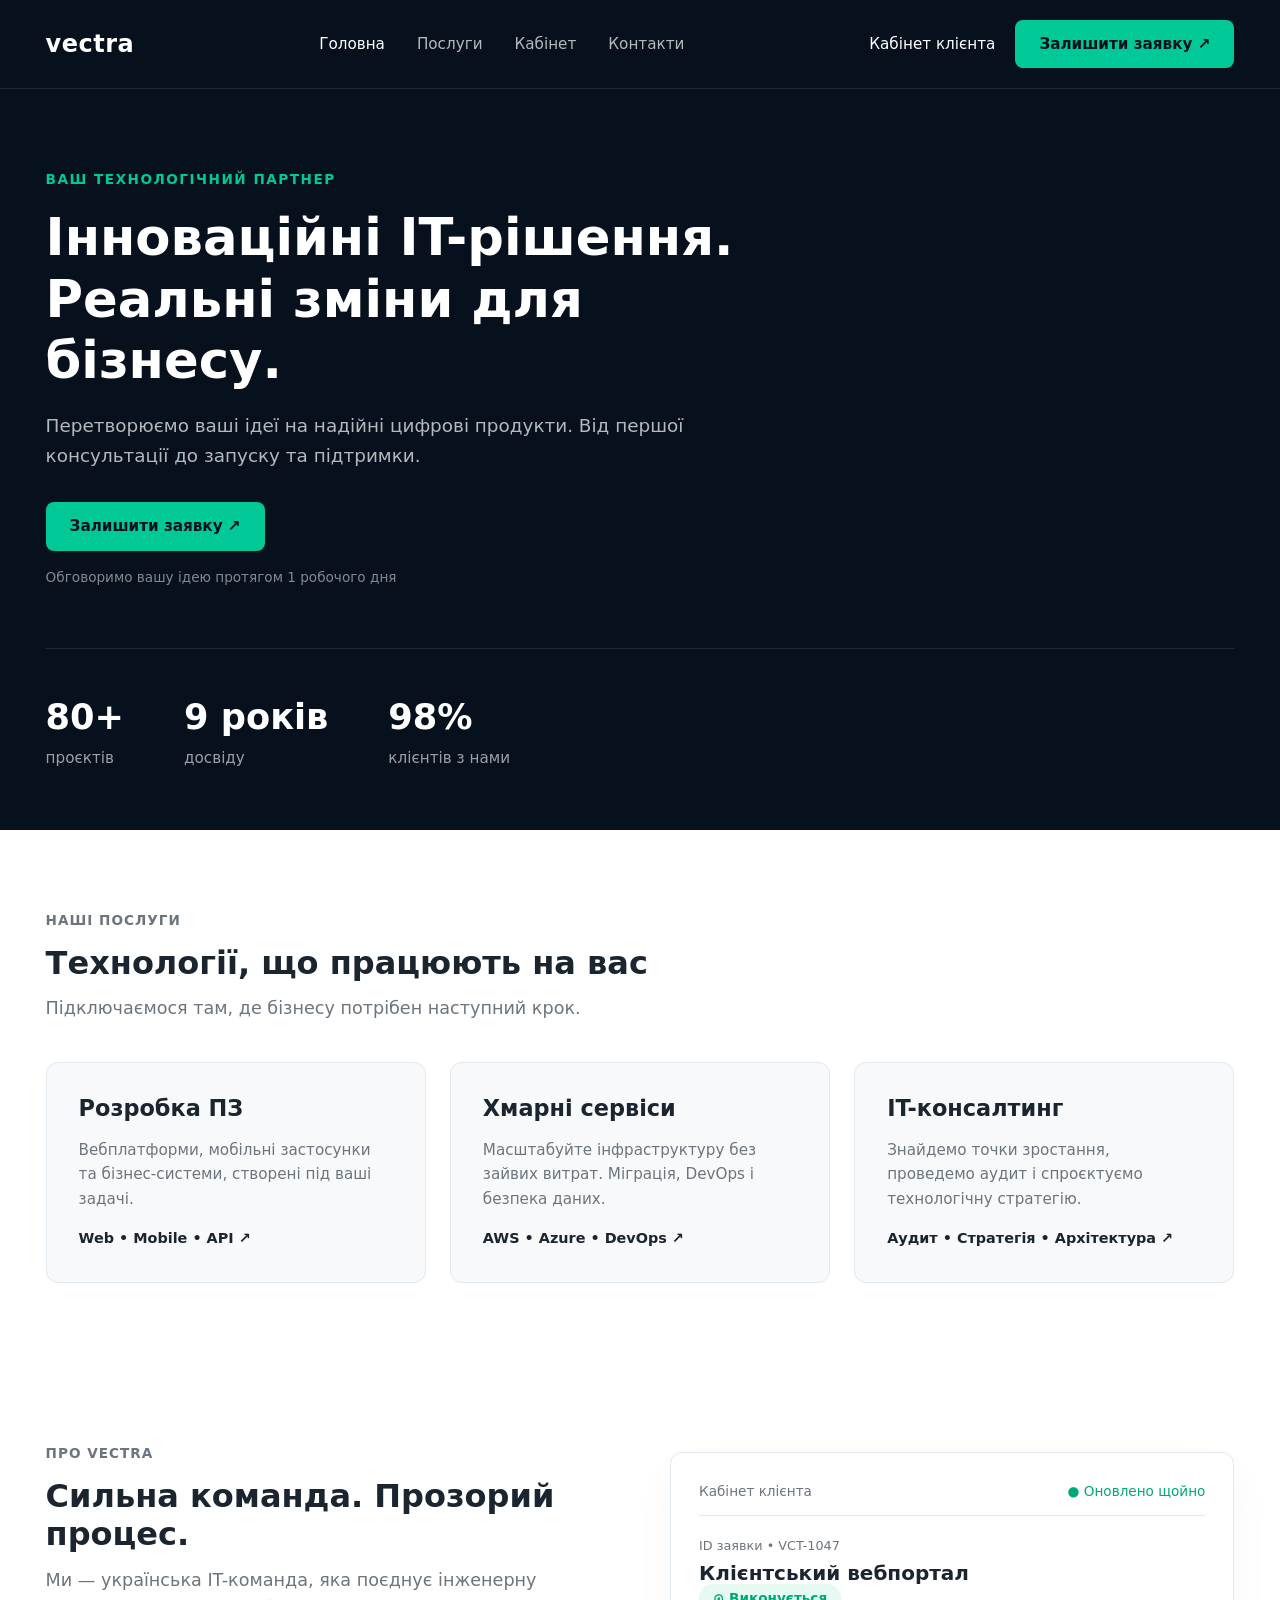
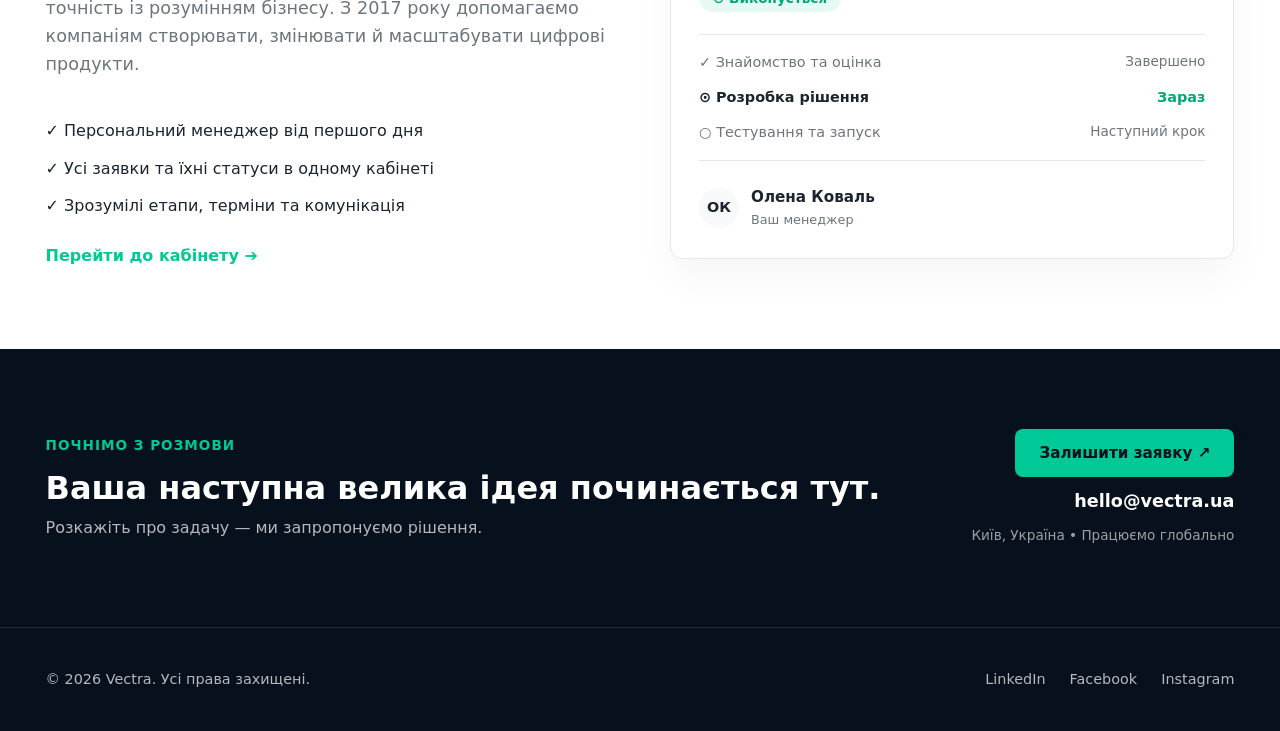
<file: src/index.html>
<!DOCTYPE html>
<html lang="uk">
<head>
    <meta charset="UTF-8">
    <meta name="viewport" content="width=device-width, initial-scale=1.0">
    <title>Vectra — Інноваційні IT-рішення для бізнесу</title>
    <link rel="stylesheet" href="css/style.css">
</head>
<body>
    <header class="header">
        <div class="container header__inner">
            <a class="logo" href="index.html">vectra</a>
            <nav class="nav" aria-label="Головне меню">
                <ul class="nav__list">
                    <li><a class="nav__link nav__link--active" href="index.html">Головна</a></li>
                    <li><a class="nav__link" href="pages/services.html">Послуги</a></li>
                    <li><a class="nav__link" href="pages/cabinet.html">Кабінет</a></li>
                    <li><a class="nav__link" href="pages/contact.html">Контакти</a></li>
                </ul>
            </nav>
            <div class="header__actions">
                <a class="btn-link" href="pages/cabinet.html">Кабінет клієнта</a>
                <a class="btn" href="pages/contact.html">Залишити заявку ↗</a>
            </div>
        </div>
    </header>

    <main>
        <!-- Головний банер (Hero) -->
        <section class="hero">
            <div class="container hero__grid">
                <div class="hero__content">
                    <span class="hero__subtitle">ВАШ ТЕХНОЛОГІЧНИЙ ПАРТНЕР</span>
                    <h1 class="hero__title">Інноваційні IT-рішення. Реальні зміни для бізнесу.</h1>
                    <p class="hero__text">Перетворюємо ваші ідеї на надійні цифрові продукти. Від першої консультації до запуску та підтримки.</p>
                    <a class="btn" href="pages/contact.html">Залишити заявку ↗</a>
                    <p class="hero__note">Обговоримо вашу ідею протягом 1 робочого дня</p>
                </div>
                <div class="hero__stats-row">
                    <div><strong>80+</strong><p>проєктів</p></div>
                    <div><strong>9 років</strong><p>досвіду</p></div>
                    <div><strong>98%</strong><p>клієнтів з нами</p></div>
                </div>
            </div>
        </section>

        <!-- Секція послуг -->
        <section class="section container">
            <span class="section__tag">НАШІ ПОСЛУГИ</span>
            <h2 class="section__title">Технології, що працюють на вас</h2>
            <p class="section__desc">Підключаємося там, де бізнесу потрібен наступний крок.</p>
            
            <div class="cards">
                <article class="card">
                    <h3>Розробка ПЗ</h3>
                    <p>Вебплатформи, мобільні застосунки та бізнес-системи, створені під ваші задачі.</p>
                    <a class="card__link" href="pages/services.html">Web • Mobile • API ↗</a>
                </article>
                <article class="card">
                    <h3>Хмарні сервіси</h3>
                    <p>Масштабуйте інфраструктуру без зайвих витрат. Міграція, DevOps і безпека даних.</p>
                    <a class="card__link" href="pages/services.html">AWS • Azure • DevOps ↗</a>
                </article>
                <article class="card">
                    <h3>IT-консалтинг</h3>
                    <p>Знайдемо точки зростання, проведемо аудит і спроєктуємо технологічну стратегію.</p>
                    <a class="card__link" href="pages/services.html">Аудит • Стратегія • Архітектура ↗</a>
                </article>
            </div>
        </section>

        <!-- Про нас / Команда та прев'ю кабінету (ДОДАНО З МОКАПА) -->
        <section class="about-section container">
            <div class="about-grid">
                <div class="about-content">
                    <span class="section__tag">ПРО VECTRA</span>
                    <h2 class="section__title">Сильна команда. Прозорий процес.</h2>
                    <p class="section__desc">Ми — українська IT-команда, яка поєднує інженерну точність із розумінням бізнесу. З 2017 року допомагаємо компаніям створювати, змінювати й масштабувати цифрові продукти.</p>
                    
                    <ul class="about-list">
                        <li>✓ Персональний менеджер від першого дня</li>
                        <li>✓ Усі заявки та їхні статуси в одному кабінеті</li>
                        <li>✓ Зрозумілі етапи, терміни та комунікація</li>
                    </ul>
                    
                    <a class="about-link" href="pages/cabinet.html">Перейти до кабінету ➔</a>
                </div>

                <!-- Візуалізація клієнтського вебпорталу з мокапа -->
                <div class="about-preview-card">
                    <div class="preview-header">
                        <span>Кабінет клієнта</span>
                        <span class="preview-dot">● Оновлено щойно</span>
                    </div>
                    <div class="preview-body">
                        <p class="preview-id">ID заявки • VCT-1047</p>
                        <h3>Клієнтський вебпортал</h3>
                        <span class="status-badge status-progress">⊙ Виконується</span>
                        
                        <div class="preview-steps">
                            <div class="step-row"><span>✓ Знайомство та оцінка</span><span class="step-muted">Завершено</span></div>
                            <div class="step-row active"><span>⊙ Розробка рішення</span><span class="step-active">Зараз</span></div>
                            <div class="step-row"><span>○ Тестування та запуск</span><span class="step-muted">Наступний крок</span></div>
                        </div>

                        <div class="preview-manager">
                            <div class="manager-avatar">ОК</div>
                            <div>
                                <strong>Олена Коваль</strong>
                                <p>Ваш менеджер</p>
                            </div>
                        </div>
                    </div>
                </div>
            </div>
        </section>

        <!-- Темний CTA-блок (ДОДАНО З МОКАПА) -->
        <section class="cta-banner">
            <div class="container cta-banner__inner">
                <div>
                    <span class="section__tag" style="color: var(--color-primary);">ПОЧНІМО З РОЗМОВИ</span>
                    <h2 style="color: #ffffff; margin-bottom: 8px;">Ваша наступна велика ідея починається тут.</h2>
                    <p style="color: rgba(255,255,255,0.7);">Розкажіть про задачу — ми запропонуємо рішення.</p>
                </div>
                <div class="cta-actions">
                    <a class="btn" href="pages/contact.html">Залишити заявку ↗</a>
                    <p class="cta-email">hello@vectra.ua</p>
                    <p class="cta-location">Київ, Україна • Працюємо глобально</p>
                </div>
            </div>
        </section>
    </main>

    <footer class="footer">
        <div class="container footer__inner">
            <p>&copy; 2026 Vectra. Усі права захищені.</p>
            <ul class="footer__socials">
                <li><a href="#">LinkedIn</a></li>
                <li><a href="#">Facebook</a></li>
                <li><a href="#">Instagram</a></li>
            </ul>
        </div>
    </footer>
</body>
</html>
</file>
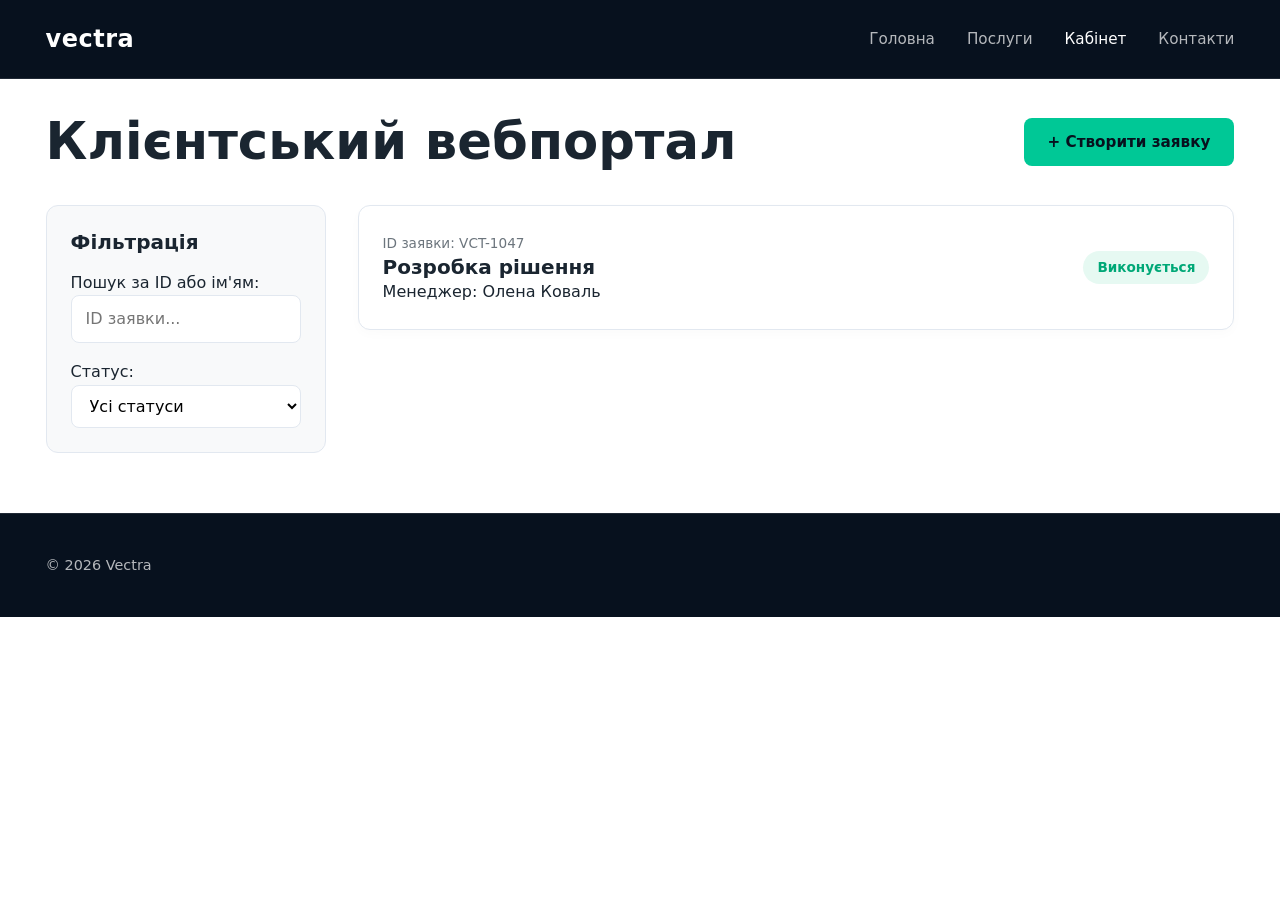
<file: src/pages/cabinet.html>
<!DOCTYPE html>
<html lang="uk">
<head>
    <meta charset="UTF-8">
    <meta name="viewport" content="width=device-width, initial-scale=1.0">
    <title>Vectra — Кабінет клієнта (Заявки)</title>
    <link rel="stylesheet" href="../css/style.css">
</head>
<body>
    <header class="header">
        <div class="container header__inner">
            <a class="logo" href="../index.html">vectra</a>
            <nav class="nav" aria-label="Головне меню">
                <ul class="nav__list">
                    <li><a class="nav__link" href="../index.html">Головна</a></li>
                    <li><a class="nav__link" href="services.html">Послуги</a></li>
                    <li><a class="nav__link nav__link--active" href="cabinet.html">Кабінет</a></li>
                    <li><a class="nav__link" href="contact.html">Контакти</a></li>
                </ul>
            </nav>
        </div>
    </header>

    <main class="container">
        <div class="cabinet-header">
            <h1 class="page-title">Клієнтський вебпортал</h1>
            <a href="new-request.html" class="btn">+ Створити заявку</a>
        </div>

        <div class="cabinet-layout">
            <aside class="filters-sidebar">
                <h3>Фільтрація</h3>
                <label>Пошук за ID або ім'ям: <input type="text" class="search-input" placeholder="ID заявки..."></label>
                <label>Статус: 
                    <select class="select-box">
                        <option>Усі статуси</option>
                        <option>Виконується</option>
                        <option>Завершено</option>
                    </select>
                </label>
            </aside>

            <section class="requests-list">
                <article class="request-card">
                    <div class="request-info">
                        <span class="request-id">ID заявки: VCT-1047</span>
                        <h3>Розробка рішення</h3>
                        <p>Менеджер: Олена Коваль</p>
                    </div>
                    <span class="status-badge status-progress">Виконується</span>
                </article>
            </section>
        </div>
    </main>

    <footer class="footer">
        <div class="container footer__inner">
            <p>&copy; 2026 Vectra</p>
        </div>
    </footer>
</body>
</html>
</file>
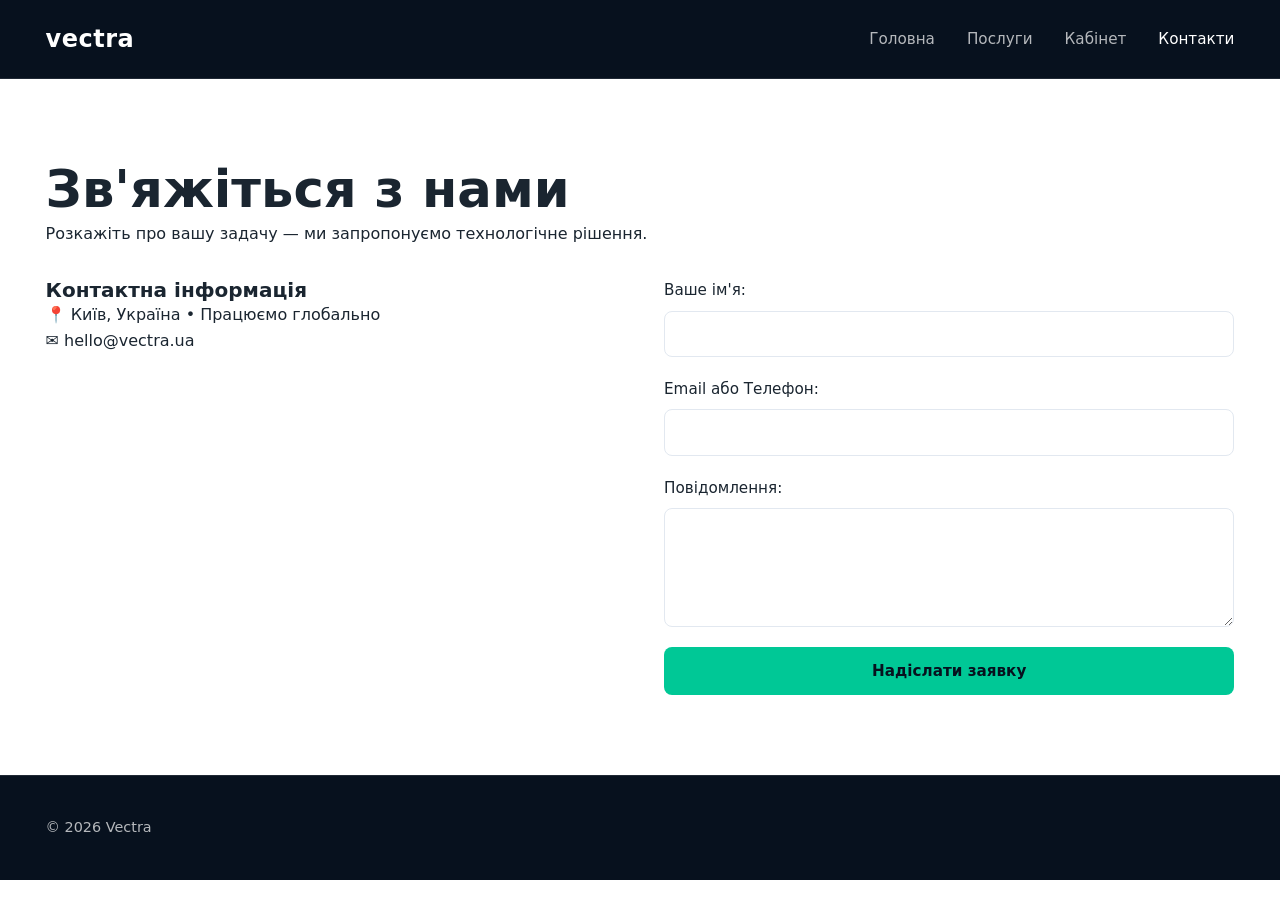
<file: src/pages/contact.html>
<!DOCTYPE html>
<html lang="uk">
<head>
    <meta charset="UTF-8">
    <meta name="viewport" content="width=device-width, initial-scale=1.0">
    <title>Vectra — Контакти</title>
    <link rel="stylesheet" href="../css/style.css">
</head>
<body>
    <header class="header">
        <div class="container header__inner">
            <a class="logo" href="../index.html">vectra</a>
            <nav class="nav" aria-label="Головне меню">
                <ul class="nav__list">
                    <li><a class="nav__link" href="../index.html">Головна</a></li>
                    <li><a class="nav__link" href="services.html">Послуги</a></li>
                    <li><a class="nav__link" href="cabinet.html">Кабінет</a></li>
                    <li><a class="nav__link nav__link--active" href="contact.html">Контакти</a></li>
                </ul>
            </nav>
        </div>
    </header>

    <main class="container">
        <section class="section contact-section">
            <h1 class="page-title">Зв'яжіться з нами</h1>
            <p>Розкажіть про вашу задачу — ми запропонуємо технологічне рішення.</p>
            
            <div class="contact-grid">
                <div class="contact-info">
                    <h3>Контактна інформація</h3>
                    <p>📍 Київ, Україна • Працюємо глобально</p>
                    <p>✉️ hello@vectra.ua</p>
                </div>
                <form class="contact-form">
                    <label>Ваше ім'я: <input type="text" required class="search-input"></label>
                    <label>Email або Телефон: <input type="text" required class="search-input"></label>
                    <label>Повідомлення: <textarea rows="4" required class="search-input"></textarea></label>
                    <button type="submit" class="btn">Надіслати заявку</button>
                </form>
            </div>
        </section>
    </main>

    <footer class="footer">
        <div class="container footer__inner">
            <p>&copy; 2026 Vectra</p>
        </div>
    </footer>
</body>
</html>
</file>
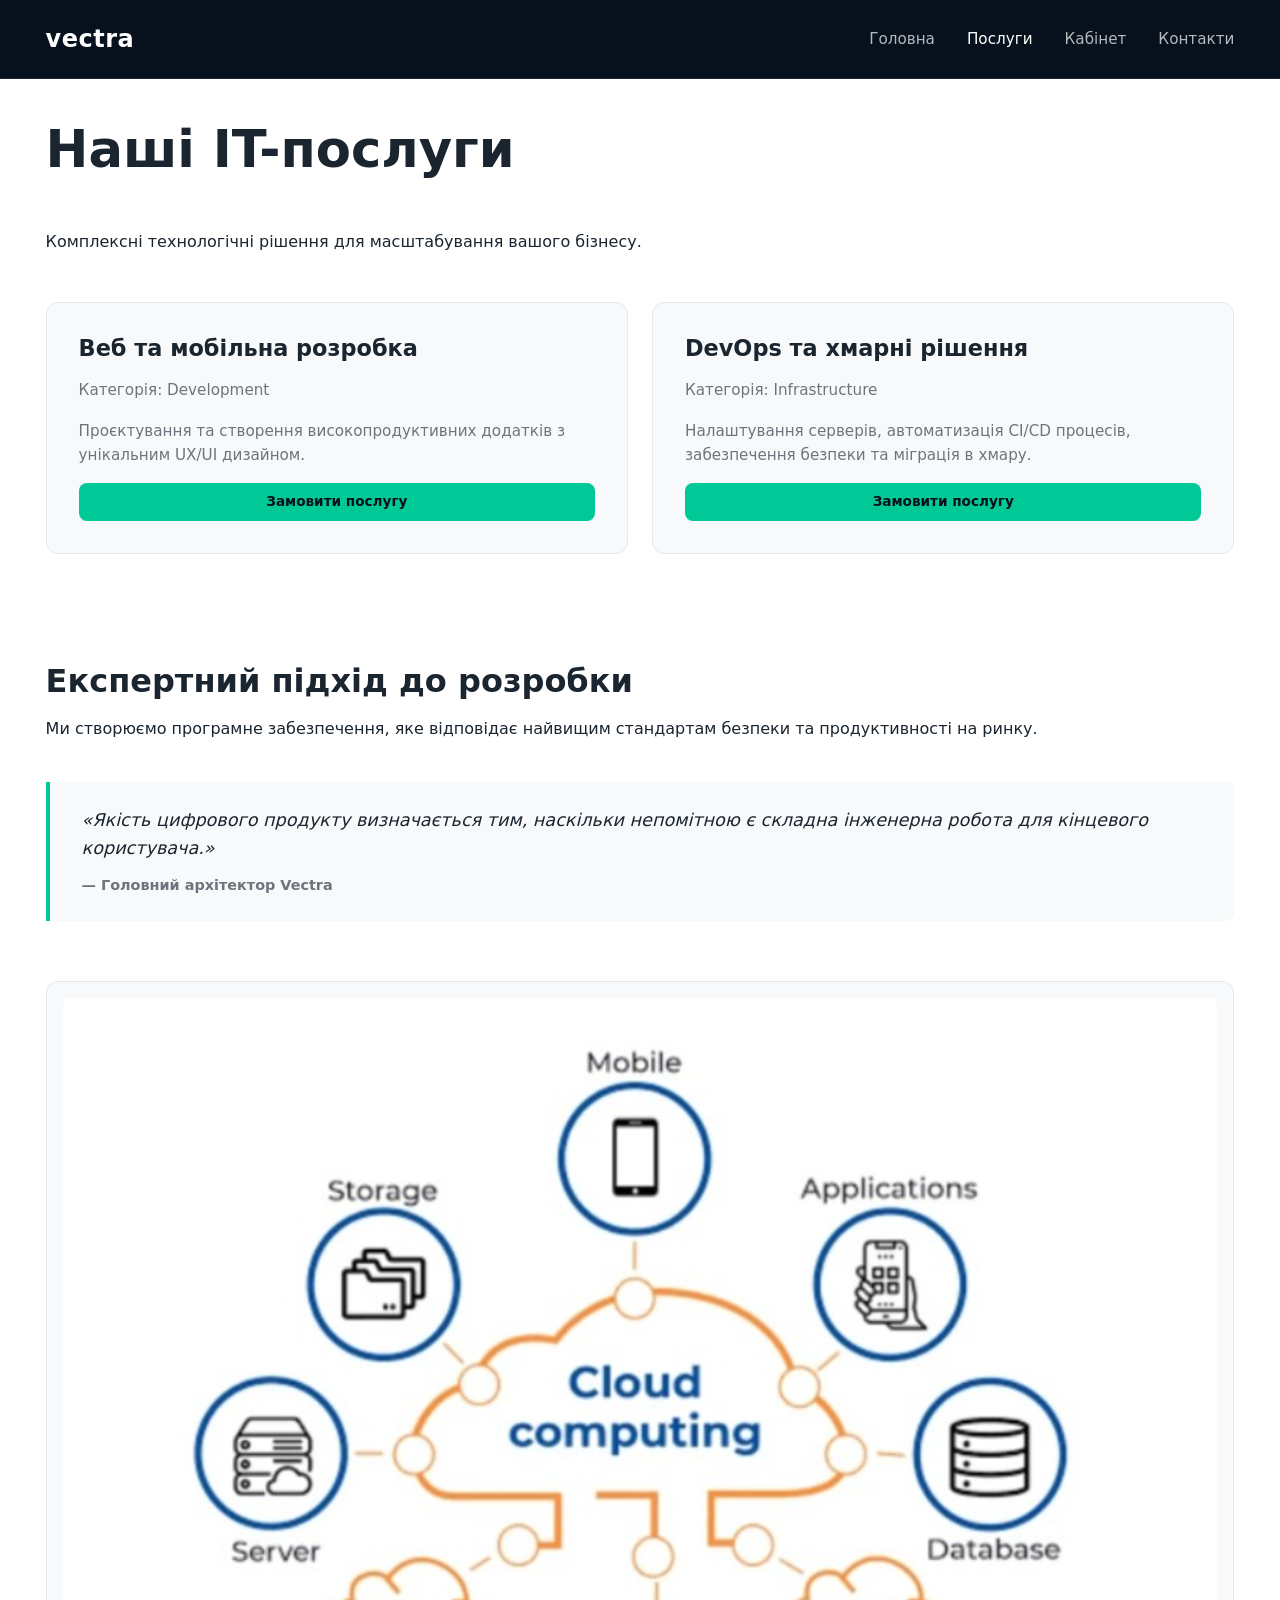
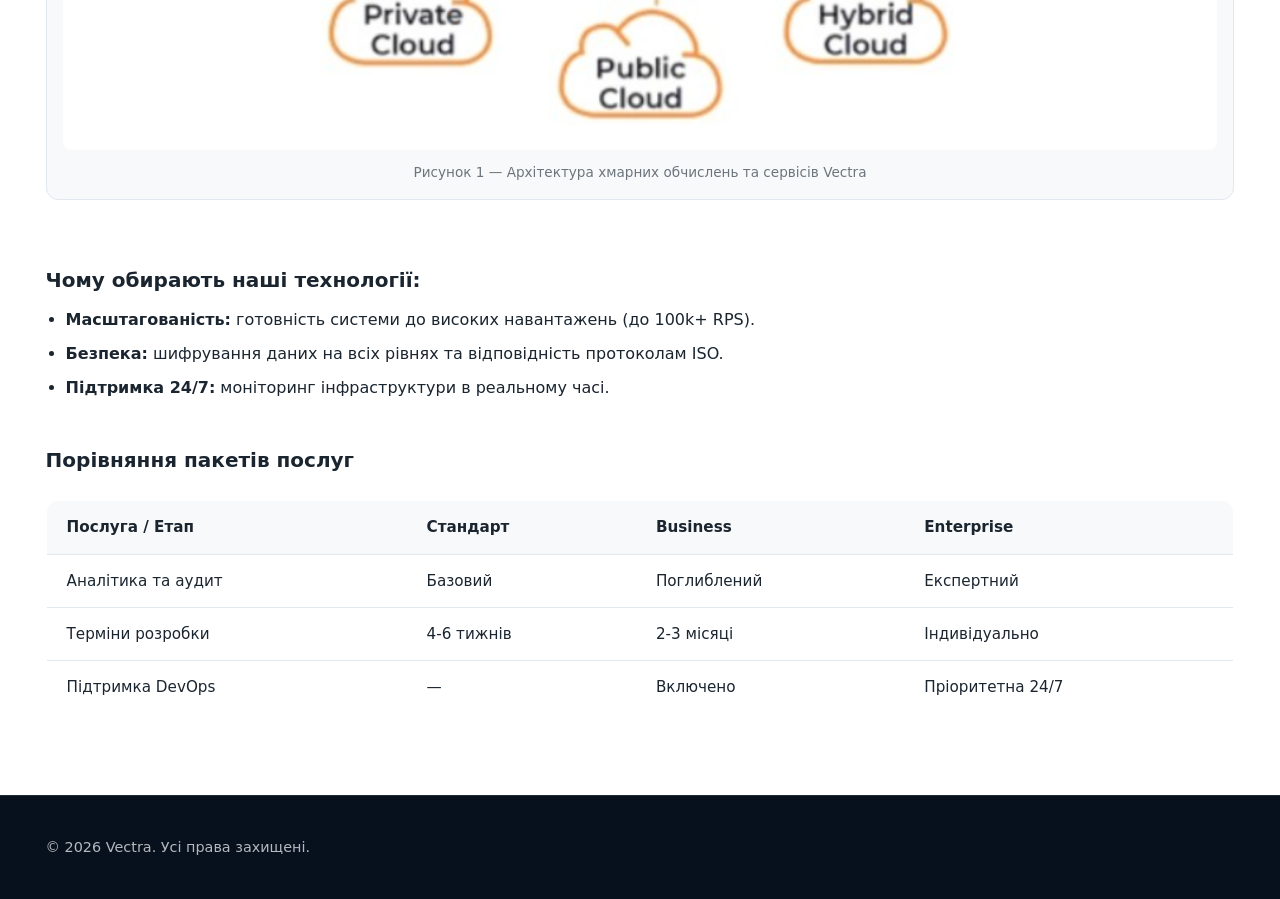
<file: src/pages/services.html>
<!DOCTYPE html>
<html lang="uk">
<head>
    <meta charset="UTF-8">
    <meta name="viewport" content="width=device-width, initial-scale=1.0">
    <title>Vectra — Каталог IT-послуг</title>
    <link rel="stylesheet" href="../css/style.css">
</head>
<body>
    <header class="header">
        <div class="container header__inner">
            <a class="logo" href="../index.html">vectra</a>
            <nav class="nav" aria-label="Головне меню">
                <ul class="nav__list">
                    <li><a class="nav__link" href="../index.html">Головна</a></li>
                    <li><a class="nav__link nav__link--active" href="services.html">Послуги</a></li>
                    <li><a class="nav__link" href="cabinet.html">Кабінет</a></li>
                    <li><a class="nav__link" href="contact.html">Контакти</a></li>
                </ul>
            </nav>
        </div>
    </header>

    <main class="container content-page">
        <h1 class="page-title">Наші IT-послуги</h1>
        <p class="page-subtitle">Комплексні технологічні рішення для масштабування вашого бізнесу.</p>
        
        <!-- Сітка карток послуг -->
        <div class="services-grid">
            <article class="service-card">
                <h2>Веб та мобільна розробка</h2>
                <p class="service-category">Категорія: Development</p>
                <p>Проєктування та створення високопродуктивних додатків з унікальним UX/UI дизайном.</p>
                <a href="new-request.html" class="btn btn--sm">Замовити послугу</a>
            </article>
            <article class="service-card">
                <h2>DevOps та хмарні рішення</h2>
                <p class="service-category">Категорія: Infrastructure</p>
                <p>Налаштування серверів, автоматизація CI/CD процесів, забезпечення безпеки та міграція в хмару.</p>
                <a href="new-request.html" class="btn btn--sm">Замовити послугу</a>
            </article>
        </div>

        <!-- Секція з цитатою, зображенням, списком та таблицею -->
        <section class="content-section" style="margin-top: 60px;">
            <h2>Експертний підхід до розробки</h2>
            <p>Ми створюємо програмне забезпечення, яке відповідає найвищим стандартам безпеки та продуктивності на ринку.</p>
            
            <blockquote class="styled-quote">
                «Якість цифрового продукту визначається тим, наскільки непомітною є складна інженерна робота для кінцевого користувача.»
                <footer>— Головний архітектор Vectra</footer>
            </blockquote>

<figure class="content-figure">
    <img src="1.png" alt="Схема архітектури хмарних сервісів Cloud Computing" loading="lazy">
    <figcaption>Рисунок 1 — Архітектура хмарних обчислень та сервісів Vectra</figcaption>
</figure>
        </section>

        <!-- Секція зі списком переваг -->
        <section class="content-section">
            <h3>Чому обирають наші технології:</h3>
            <ul class="styled-list">
                <li><strong>Масштагованість:</strong> готовність системи до високих навантажень (до 100k+ RPS).</li>
                <li><strong>Безпека:</strong> шифрування даних на всіх рівнях та відповідність протоколам ISO.</li>
                <li><strong>Підтримка 24/7:</strong> моніторинг інфраструктури в реальному часі.</li>
            </ul>
        </section>

        <!-- Секція з таблицею порівняння послуг -->
        <section class="content-section">
            <h3>Порівняння пакетів послуг</h3>
            <table class="styled-table">
                <thead>
                    <tr>
                        <th>Послуга / Етап</th>
                        <th>Стандарт</th>
                        <th>Business</th>
                        <th>Enterprise</th>
                    </tr>
                </thead>
                <tbody>
                    <tr>
                        <td>Аналітика та аудит</td>
                        <td>Базовий</td>
                        <td>Поглиблений</td>
                        <td>Експертний</td>
                    </tr>
                    <tr>
                        <td>Терміни розробки</td>
                        <td>4-6 тижнів</td>
                        <td>2-3 місяці</td>
                        <td>Індивідуально</td>
                    </tr>
                    <tr>
                        <td>Підтримка DevOps</td>
                        <td>—</td>
                        <td>Включено</td>
                        <td>Пріоритетна 24/7</td>
                    </tr>
                </tbody>
            </table>
        </section>
    </main>

    <footer class="footer">
        <div class="container footer__inner">
            <p>&copy; 2026 Vectra. Усі права захищені.</p>
        </div>
    </footer>
</body>
</html>
</file>
<file: src/css/style.css>
/* ==========================================
   1. ЗМІННІ ТА СКИДАННЯ (Variables & Reset)
   ========================================== */
:root {
    --color-primary: #00c896;        /* Бірюзовий акцент з мокапа Vectra */
    --color-primary-hover: #00b084;
    --color-dark: #07111e;           /* Глибокий темно-синій фон шапки та героя */
    --color-card-bg: #ffffff;        /* Білий фон карток */
    --color-light-bg: #f8f9fa;       /* Світлий фон секцій */
    --color-text: #1a2530;           /* Основний текст */
    --color-muted: #6c757d;          /* Приглушений текст */
    --color-border: #e2e8f0;         /* Колір рамок */
    
    --radius: 12px;
    --radius-sm: 8px;
    --gap: clamp(16px, 2vw, 32px);
    --container: 1240px;
    --font-main: system-ui, -apple-system, "Segoe UI", Roboto, sans-serif;
}

*, *::before, *::after {
    box-sizing: border-box;
}

body, h1, h2, h3, h4, p, ul, ol, figure, blockquote {
    margin: 0;
    padding: 0;
}

ul, ol {
    list-style: none;
}

a {
    text-decoration: none;
    color: inherit;
    transition: color 0.2s ease, background-color 0.2s ease;
}

img {
    max-width: 100%;
    height: auto;
    display: block;
}

button, input, select, textarea {
    font: inherit;
}

/* ==========================================
   2. ТИПОГРАФІКА (Typography)
   ========================================== */
body {
    font-family: var(--font-main);
    font-size: 16px;
    line-height: 1.6;
    color: var(--color-text);
    background-color: #ffffff;
}

h1, h2, h3 {
    font-weight: 700;
    line-height: 1.2;
}

h1 {
    font-size: clamp(2.2rem, 4vw, 3.5rem);
}

h2 {
    font-size: clamp(1.6rem, 2.5vw, 2.4rem);
}

h3 {
    font-size: 1.25rem;
}

/* ==========================================
   3. МАКЕТ (Layout)
   ========================================== */
.container {
    max-width: var(--container);
    margin-inline: auto;
    padding-inline: var(--gap);
}

/* Шапка (Header) */
.header {
    background-color: var(--color-dark);
    position: sticky;
    top: 0;
    z-index: 100;
    padding-block: 20px;
    border-bottom: 1px solid rgba(255, 255, 255, 0.1);
}

.header__inner {
    display: flex;
    align-items: center;
    justify-content: space-between;
    gap: 24px;
}

.logo {
    font-weight: 800;
    font-size: 1.5rem;
    color: #ffffff;
    letter-spacing: 0.5px;
    display: flex;
    align-items: center;
    gap: 8px;
    text-transform: lowercase;
}

.nav__list {
    display: flex;
    gap: 32px;
}

.nav__link {
    color: rgba(255, 255, 255, 0.7);
    font-weight: 500;
    font-size: 0.95rem;
}

.nav__link:hover,
.nav__link--active {
    color: #ffffff;
}

.header__actions {
    display: flex;
    align-items: center;
    gap: 20px;
}

.btn-link {
    color: #ffffff;
    font-weight: 500;
    font-size: 0.95rem;
}

/* ==========================================
   4. КОМПОНЕНТИ (Components)
   ========================================== */

/* Кнопки */
.btn {
    display: inline-flex;
    align-items: center;
    justify-content: center;
    padding: 12px 24px;
    background-color: var(--color-primary);
    color: var(--color-dark);
    font-weight: 700;
    border-radius: var(--radius-sm);
    border: none;
    cursor: pointer;
    font-size: 0.95rem;
    transition: background-color 0.2s;
}

.btn:hover {
    background-color: var(--color-primary-hover);
}

.btn--sm {
    padding: 8px 16px;
    font-size: 0.85rem;
}

/* Герой-секція (Hero) */
.hero {
    background-color: var(--color-dark);
    color: #ffffff;
    padding-block: 80px 60px;
}

.hero__grid {
    display: flex;
    flex-direction: column;
    gap: 60px;
}

.hero__content {
    max-width: 700px;
}

.hero__subtitle {
    color: var(--color-primary);
    font-size: 0.85rem;
    font-weight: 700;
    letter-spacing: 1.5px;
    text-transform: uppercase;
    display: block;
    margin-bottom: 16px;
}

.hero__title {
    margin-bottom: 20px;
    color: #ffffff;
}

.hero__text {
    color: rgba(255, 255, 255, 0.7);
    font-size: 1.15rem;
    margin-bottom: 32px;
}

.hero__note {
    font-size: 0.85rem;
    color: rgba(255, 255, 255, 0.5);
    margin-top: 16px;
}

.hero__stats-row {
    display: grid;
    grid-template-columns: repeat(3, max-content);
    gap: 60px;
    border-top: 1px solid rgba(255, 255, 255, 0.1);
    padding-top: 40px;
}

.hero__stats-row strong {
    font-size: 2.2rem;
    color: #ffffff;
    display: block;
}

.hero__stats-row p {
    color: rgba(255, 255, 255, 0.6);
    font-size: 0.95rem;
}

/* Секція послуг та карток */
.section {
    padding-block: 80px;
}

.section__tag {
    color: var(--color-muted);
    font-size: 0.85rem;
    font-weight: 700;
    letter-spacing: 1px;
    text-transform: uppercase;
    display: block;
    margin-bottom: 12px;
}

.section__title {
    margin-bottom: 12px;
}

.section__desc {
    color: var(--color-muted);
    font-size: 1.1rem;
    margin-bottom: 40px;
}

.cards, .services-grid {
    display: grid;
    grid-template-columns: repeat(auto-fit, minmax(320px, 1fr));
    gap: 24px;
}

.card, .service-card {
    background-color: var(--color-light-bg);
    border: 1px solid var(--color-border);
    border-radius: var(--radius);
    padding: 32px;
    display: flex;
    flex-direction: column;
    gap: 16px;
    transition: transform 0.2s ease, box-shadow 0.2s ease;
}

.card:hover, .service-card:hover {
    transform: translateY(-4px);
    box-shadow: 0 12px 30px rgba(0,0,0,0.05);
}

.card h3, .service-card h2 {
    font-size: 1.4rem;
}

.card p, .service-card p {
    color: var(--color-muted);
    font-size: 0.95rem;
}

.card__link {
    color: var(--color-text);
    font-weight: 600;
    font-size: 0.9rem;
    margin-top: auto;
}

/* Секція "Про нас" та прев'ю кабінету */
.about-section {
    padding-block: 80px;
    background-color: #ffffff;
}

.about-grid {
    display: grid;
    grid-template-columns: 1fr 1fr;
    gap: 60px;
    align-items: center;
}

.about-list {
    display: flex;
    flex-direction: column;
    gap: 12px;
    margin-bottom: 24px;
    color: var(--color-text);
    font-weight: 500;
}

.about-link {
    color: var(--color-primary);
    font-weight: 700;
    display: inline-flex;
    align-items: center;
    gap: 8px;
}

/* Прев'ю-картка кабінету з мокапа */
.about-preview-card {
    background-color: #ffffff;
    border: 1px solid var(--color-border);
    border-radius: var(--radius);
    padding: 28px;
    box-shadow: 0 20px 40px rgba(0,0,0,0.04);
}

.preview-header {
    display: flex;
    justify-content: space-between;
    align-items: center;
    font-size: 0.85rem;
    color: var(--color-muted);
    margin-bottom: 20px;
    border-bottom: 1px solid var(--color-border);
    padding-bottom: 12px;
}

.preview-dot {
    color: #00a877;
}

.preview-id {
    font-size: 0.8rem;
    color: var(--color-muted);
    margin-bottom: 4px;
}

.preview-steps {
    margin-block: 24px;
    display: flex;
    flex-direction: column;
    gap: 12px;
    border-top: 1px solid var(--color-border);
    border-bottom: 1px solid var(--color-border);
    padding-block: 16px;
    font-size: 0.9rem;
}

.step-row {
    display: flex;
    justify-content: space-between;
    color: var(--color-muted);
}

.step-row.active {
    color: var(--color-text);
    font-weight: 600;
}

.step-active {
    color: #00a877;
}

.step-muted {
    font-size: 0.85rem;
}

.preview-manager {
    display: flex;
    align-items: center;
    gap: 12px;
}

.manager-avatar {
    width: 40px;
    height: 40px;
    background-color: var(--color-light-bg);
    border-radius: 50%;
    display: flex;
    align-items: center;
    justify-content: center;
    font-weight: 700;
    font-size: 0.9rem;
    color: var(--color-text);
}

.manager-avatar + div strong {
    font-size: 0.95rem;
    display: block;
}

.manager-avatar + div p {
    font-size: 0.8rem;
    color: var(--color-muted);
}

/* Темний фінальний CTA банер */
.cta-banner {
    background-color: var(--color-dark);
    padding-block: 80px;
    color: #ffffff;
}

.cta-banner__inner {
    display: flex;
    justify-content: space-between;
    align-items: center;
    gap: 40px;
}

.cta-actions {
    display: flex;
    flex-direction: column;
    align-items: flex-end;
    gap: 10px;
}

.cta-email {
    font-weight: 600;
    font-size: 1.1rem;
    color: #ffffff;
}

.cta-location {
    font-size: 0.85rem;
    color: rgba(255, 255, 255, 0.6);
}

/* Кабінет / Структура CRM */
.cabinet-header {
    display: flex;
    justify-content: space-between;
    align-items: center;
    margin-block: 32px;
}

.cabinet-layout {
    display: grid;
    grid-template-columns: 280px 1fr;
    gap: 32px;
    margin-bottom: 60px;
}

.filters-sidebar {
    background-color: var(--color-light-bg);
    border: 1px solid var(--color-border);
    padding: 24px;
    border-radius: var(--radius);
    display: flex;
    flex-direction: column;
    gap: 16px;
    height: fit-content;
}

.search-input, .select-box {
    width: 100%;
    padding: 10px 14px;
    border: 1px solid var(--color-border);
    border-radius: var(--radius-sm);
    background-color: #ffffff;
    outline: none;
}

.request-card {
    background-color: #ffffff;
    border: 1px solid var(--color-border);
    border-radius: var(--radius);
    padding: 24px;
    display: flex;
    justify-content: space-between;
    align-items: center;
    box-shadow: 0 4px 12px rgba(0,0,0,0.02);
}

.request-id {
    font-size: 0.85rem;
    color: var(--color-muted);
}

.status-badge {
    padding: 6px 14px;
    border-radius: 20px;
    font-size: 0.85rem;
    font-weight: 600;
}

.status-progress {
    background-color: #e6f9f2;
    color: #00a877;
}

/* Контакти / Форми */
.contact-grid {
    display: grid;
    grid-template-columns: 1fr 1fr;
    gap: 48px;
    margin-top: 32px;
}

.contact-form {
    display: flex;
    flex-direction: column;
    gap: 20px;
}

.contact-form label {
    display: flex;
    flex-direction: column;
    gap: 8px;
    font-weight: 500;
    font-size: 0.95rem;
}

/* Підвал (Footer) */
.footer {
    background-color: var(--color-dark);
    color: rgba(255, 255, 255, 0.7);
    padding-block: 40px;
    border-top: 1px solid rgba(255, 255, 255, 0.1);
}

.footer__inner {
    display: flex;
    justify-content: space-between;
    align-items: center;
    font-size: 0.9rem;
}

.footer__socials {
    display: flex;
    gap: 24px;
}

.footer__socials a:hover {
    color: #ffffff;
}

/* ==========================================
   5. МЕДІАЗАПИТИ (Media Queries)
   ========================================== */
@media (max-width: 992px) {
    .cabinet-layout, .contact-grid, .about-grid, .cta-banner__inner {
        grid-template-columns: 1fr;
    }
    .hero__stats-row {
        grid-template-columns: 1fr;
        gap: 24px;
    }
    .cta-actions {
        align-items: flex-start;
    }
}

@media (max-width: 768px) {
    .header__inner {
        flex-direction: column;
        align-items: flex-start;
        gap: 16px;
    }
    .nav__list {
        flex-wrap: wrap;
        gap: 16px;
    }
    .cards, .services-grid {
        grid-template-columns: 1fr;
    }
}
/* Оформлення заголовків та абзаців контенту */
.content-page {
    padding-block: 40px 80px;
    display: flex;
    flex-direction: column;
    gap: 48px;
}

.content-section {
    display: flex;
    flex-direction: column;
    gap: 16px;
}

/* Оформлення цитати (Blockquote) */
.styled-quote {
    margin: 24px 0;
    padding: 24px 32px;
    border-left: 4px solid var(--color-primary);
    background-color: var(--color-light-bg);
    border-radius: 0 var(--radius-sm) var(--radius-sm) 0;
    font-style: italic;
    color: var(--color-text);
    font-size: 1.1rem;
    line-height: 1.6;
}

.styled-quote footer {
    margin-top: 12px;
    font-style: normal;
    font-weight: 600;
    font-size: 0.9rem;
    color: var(--color-muted);
}

/* Оформлення зображення та підпису (Figure) */
.content-figure {
    margin: 20px 0;
    border: 1px solid var(--color-border);
    border-radius: var(--radius);
    overflow: hidden;
    background-color: var(--color-light-bg);
    padding: 16px;
}

.content-figure img {
    width: 100%;
    height: auto;
    border-radius: var(--radius-sm);
}

.content-figure figcaption {
    margin-top: 12px;
    text-align: center;
    font-size: 0.85rem;
    color: var(--color-muted);
    font-weight: 500;
}

/* Оформлення списків */
.styled-list {
    display: flex;
    flex-direction: column;
    gap: 10px;
    padding-left: 20px;
    list-style-type: disc;
}

.styled-list li {
    color: var(--color-text);
    line-height: 1.5;
}

/* Оформлення таблиці */
.styled-table {
    width: 100%;
    border-collapse: collapse;
    margin-top: 12px;
    background-color: #ffffff;
    border: 1px solid var(--color-border);
    border-radius: var(--radius);
    overflow: hidden;
}

.styled-table th, 
.styled-table td {
    padding: 14px 20px;
    text-align: left;
    border-bottom: 1px solid var(--color-border);
    font-size: 0.95rem;
}

.styled-table th {
    background-color: var(--color-light-bg);
    font-weight: 700;
    color: var(--color-text);
}

.styled-table tr:last-child td {
    border-bottom: none;
}

.styled-table tr:hover {
    background-color: rgba(0, 200, 150, 0.02);
}
</file>
